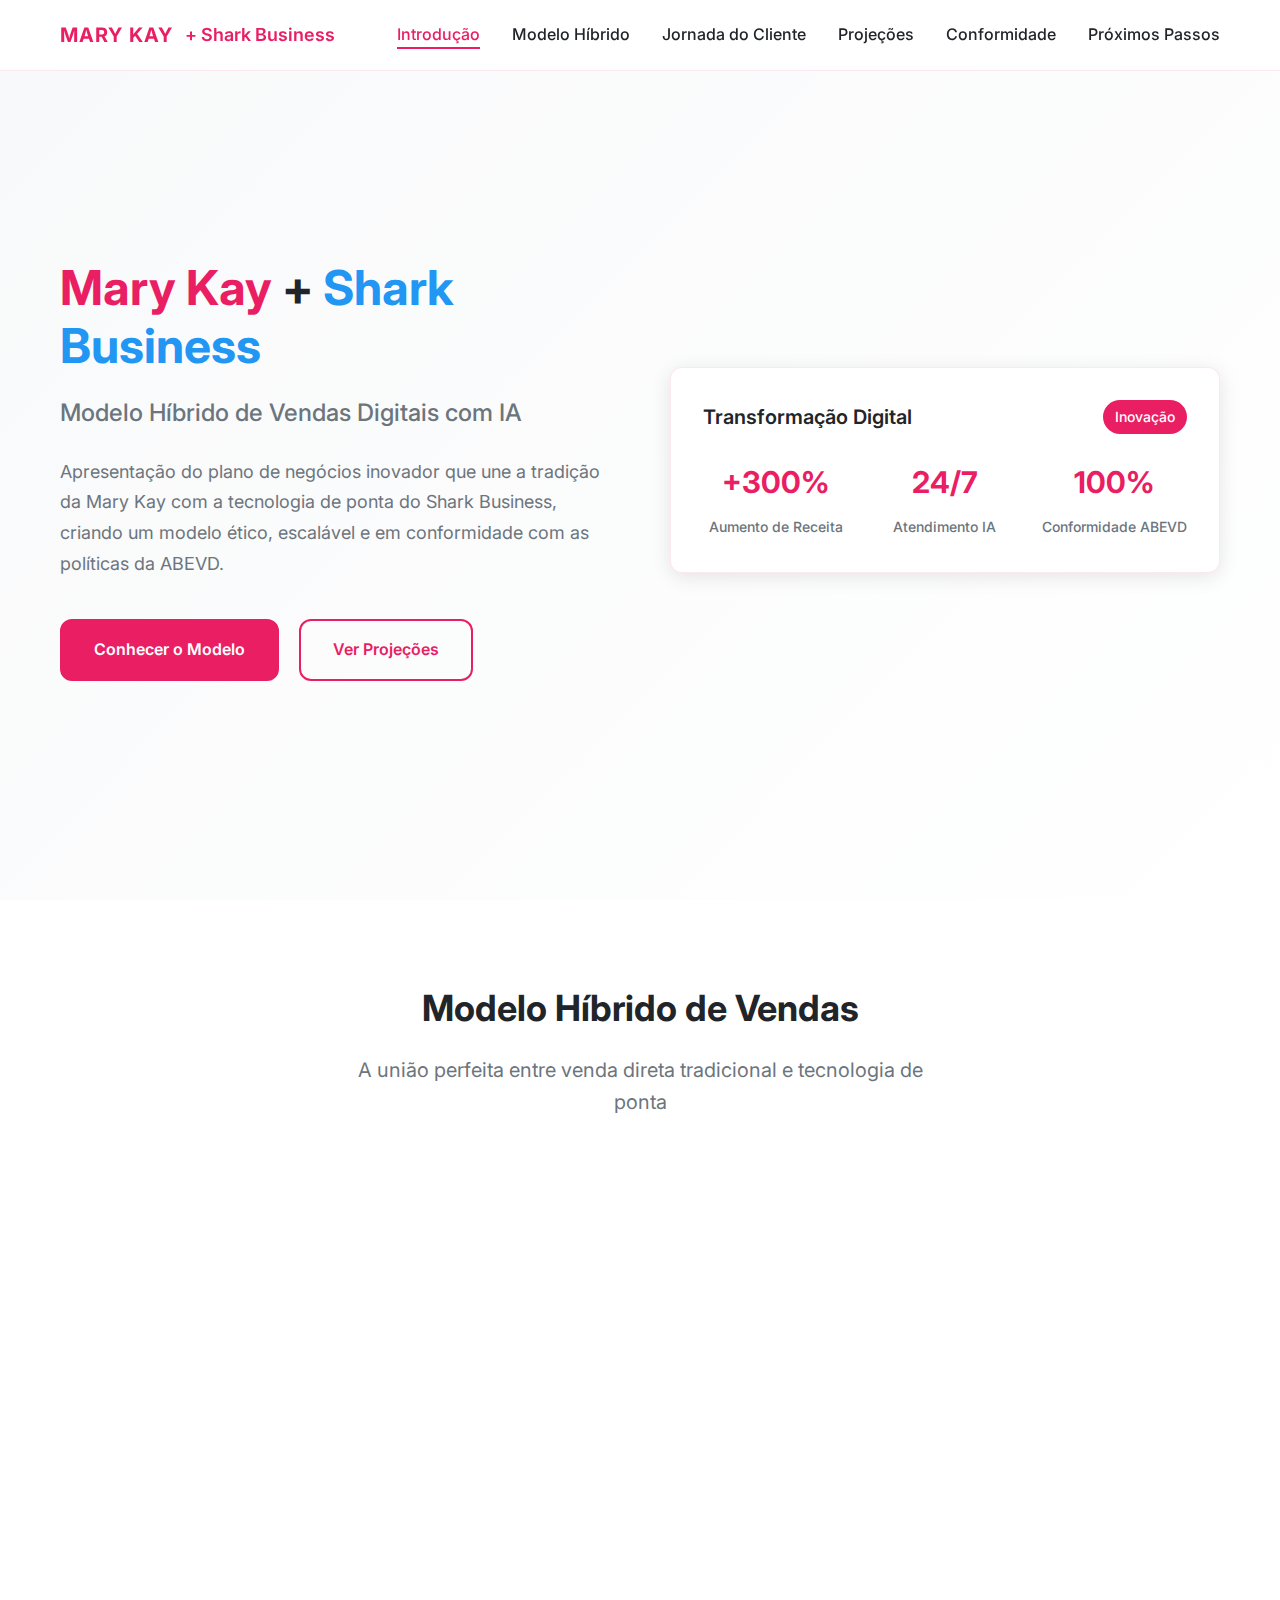
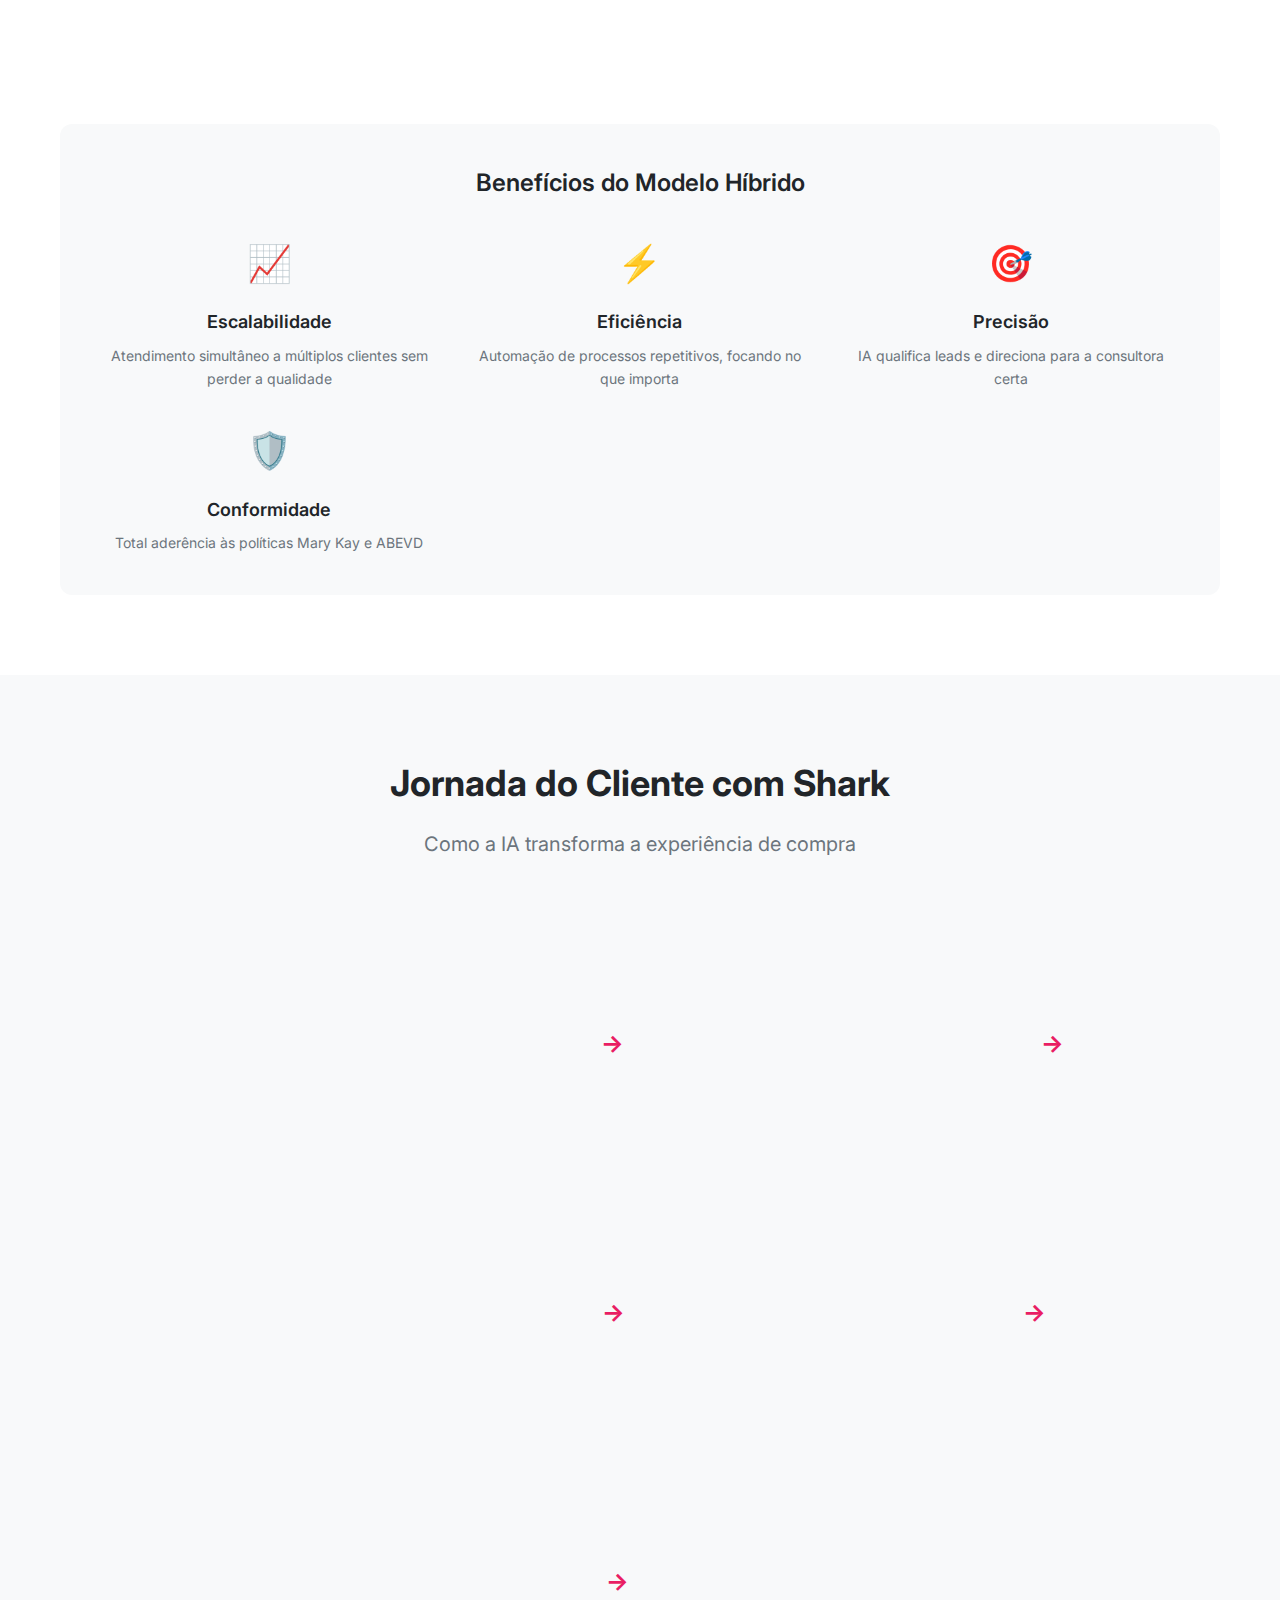
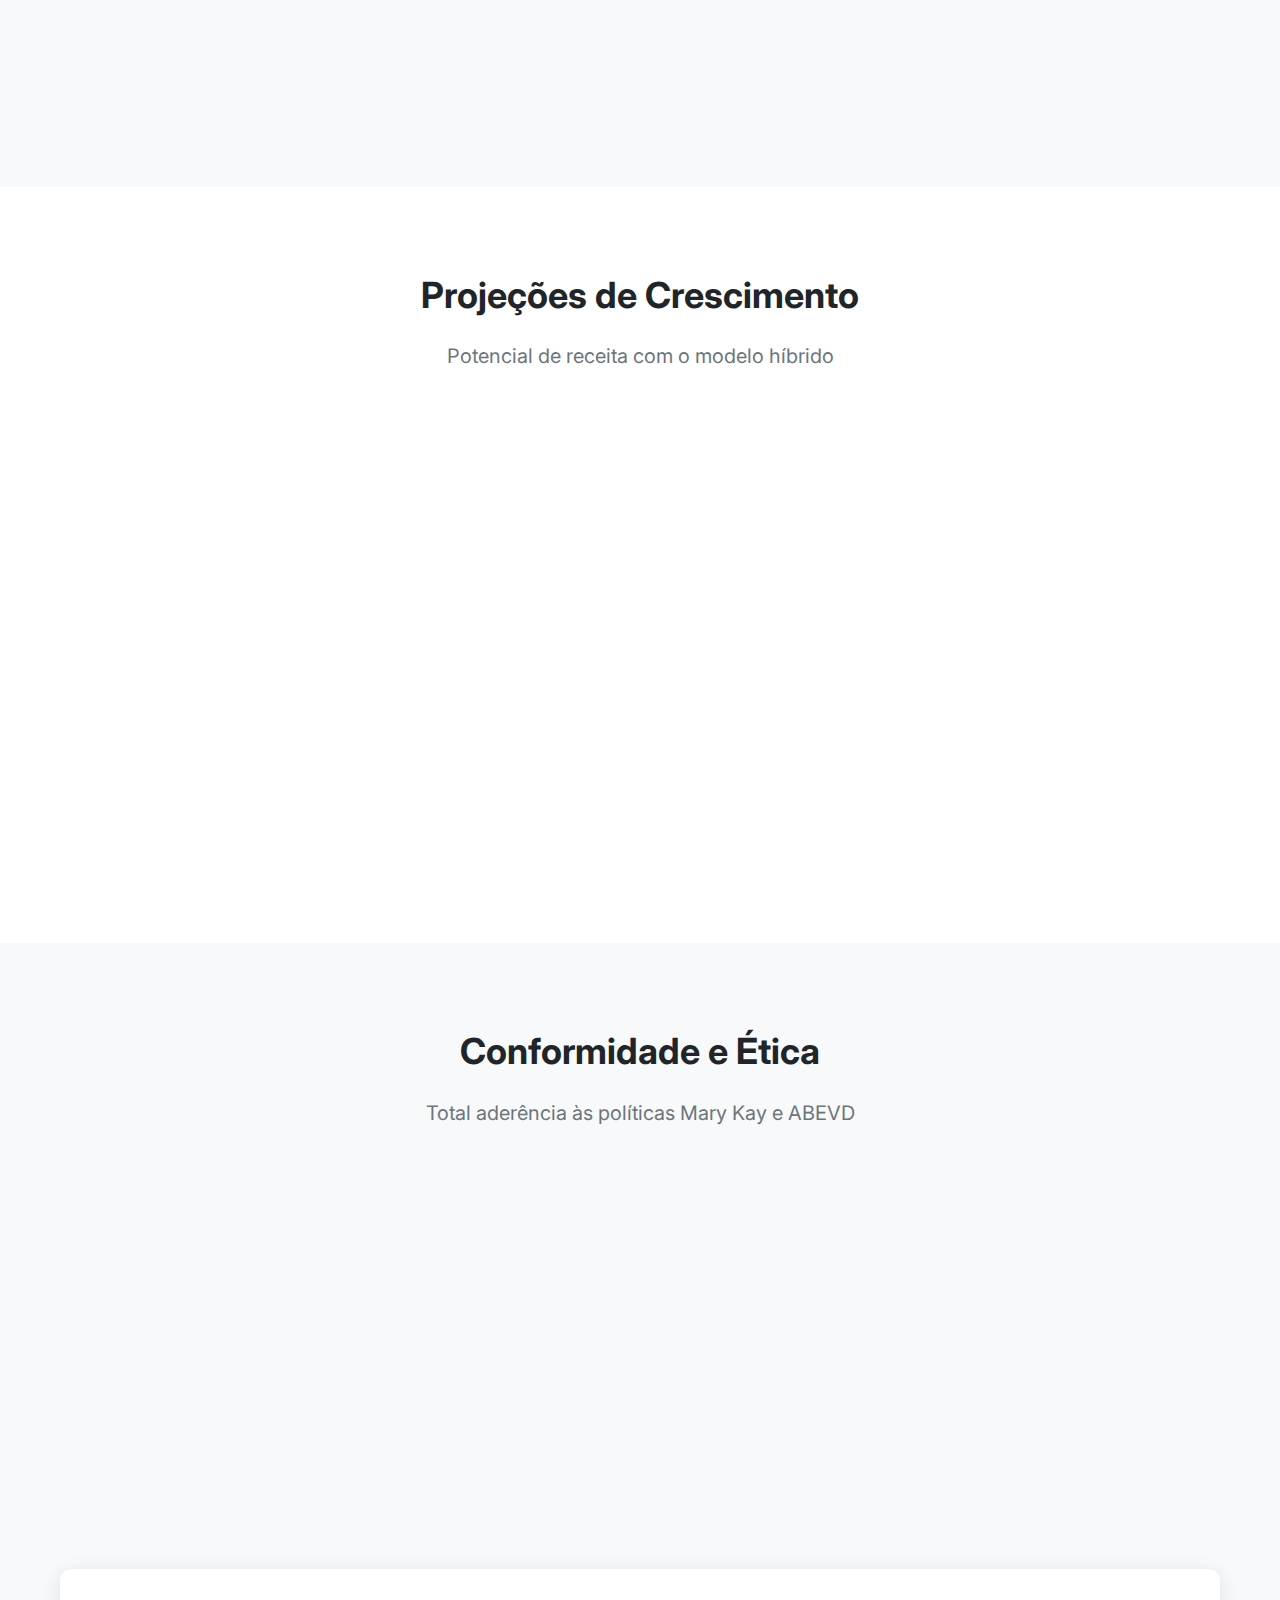
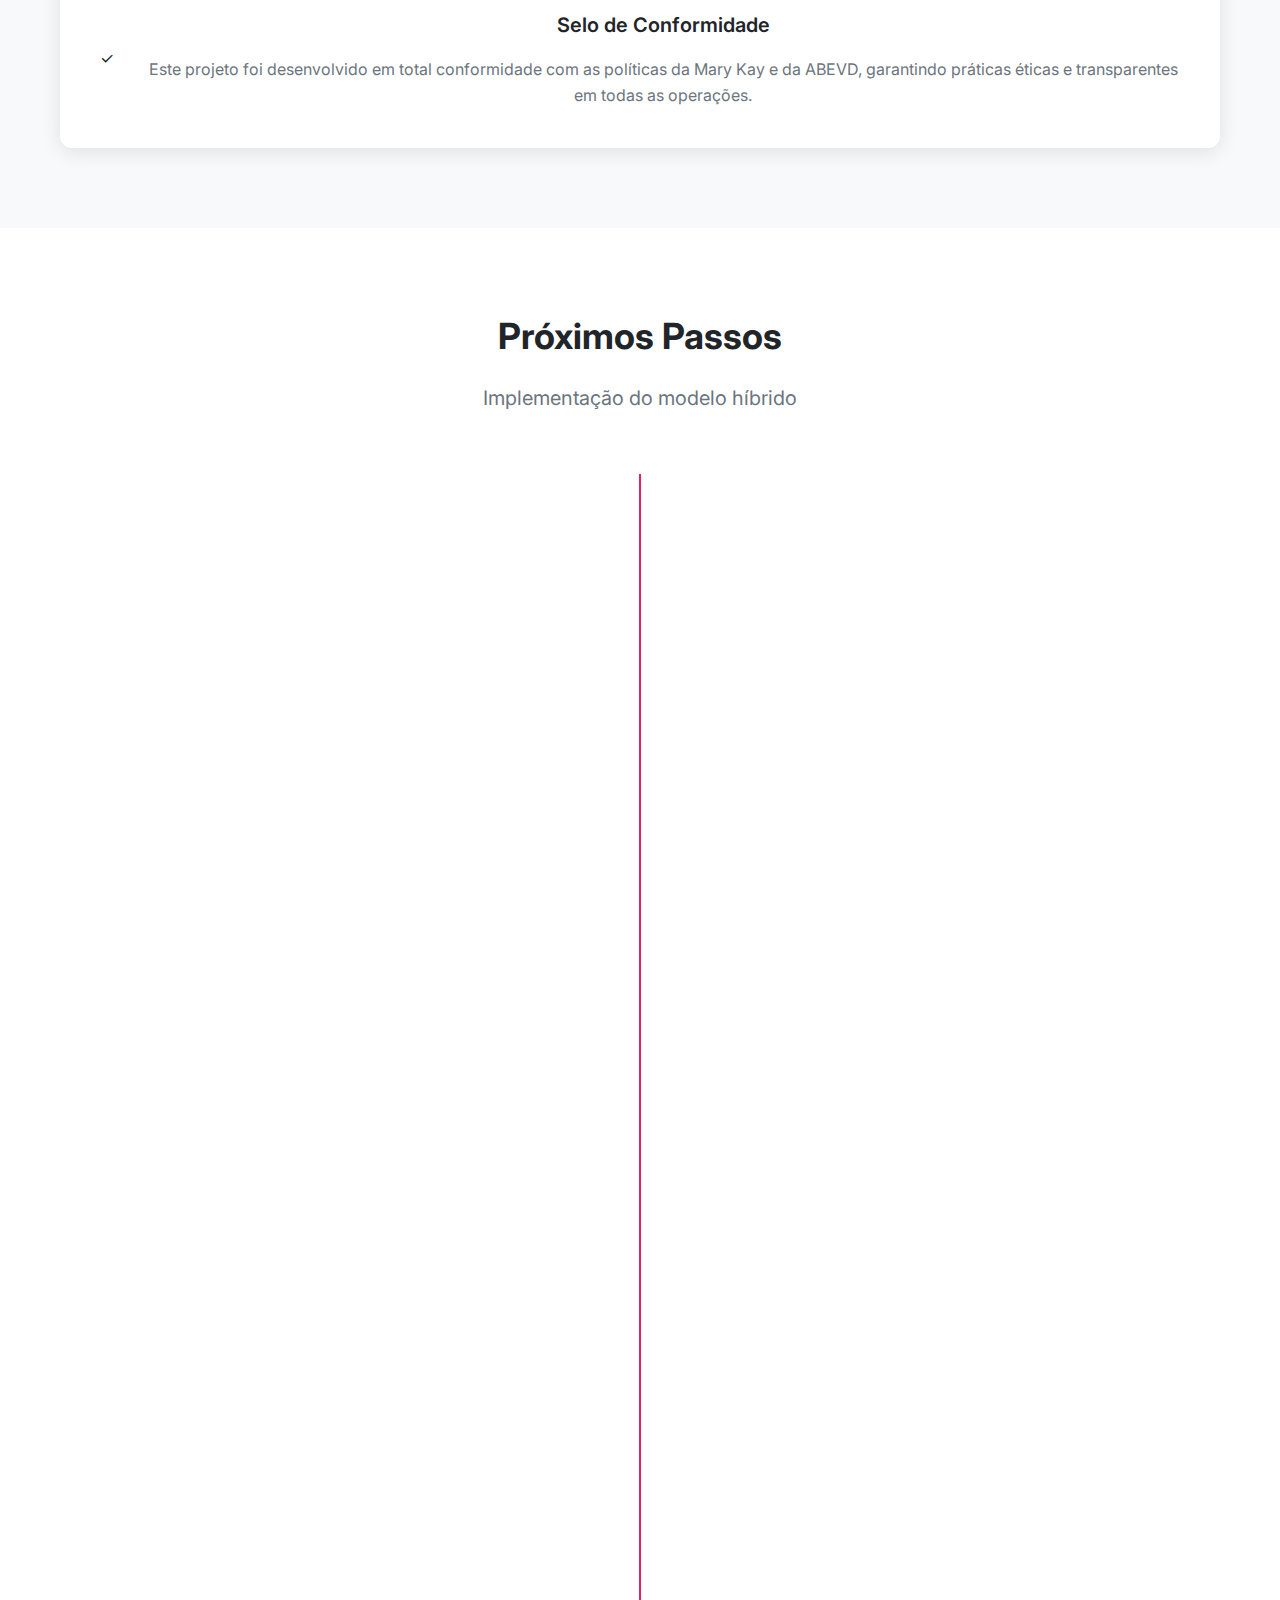
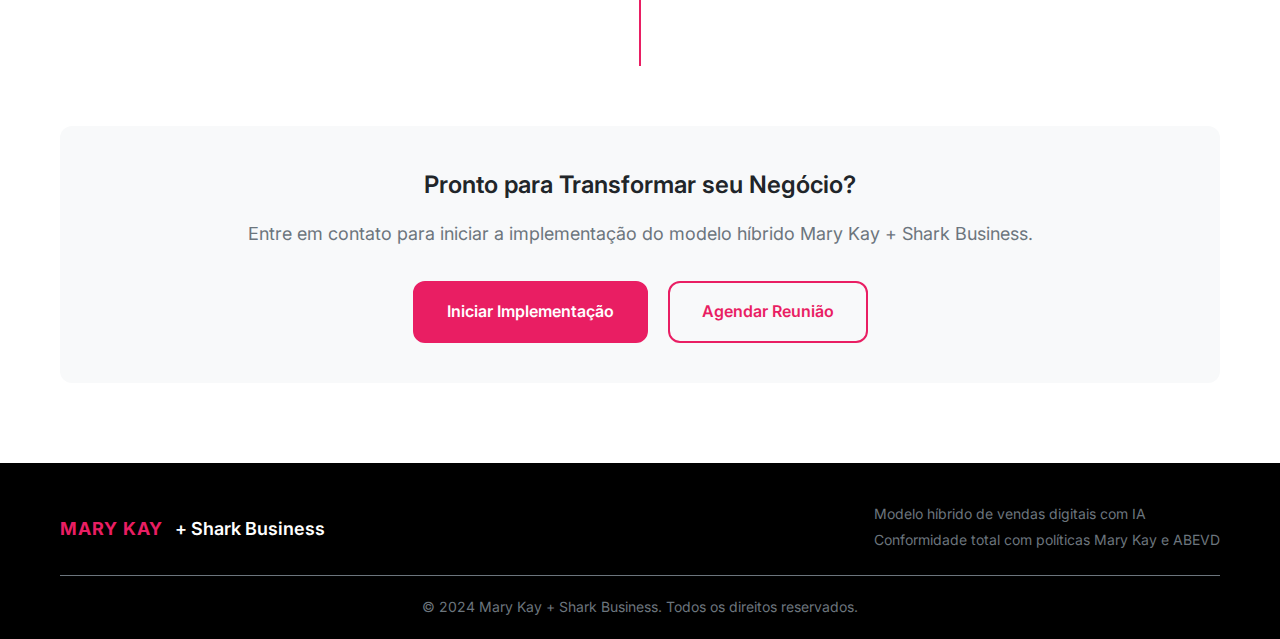
<file: presentations/marykay-strategy.html>
<!DOCTYPE html>
<html lang="pt-BR">
<head>
    <meta charset="UTF-8">
    <meta name="viewport" content="width=device-width, initial-scale=1.0">
    <title>Mary Kay + Shark Business - Apresentação Interativa</title>
    <link rel="stylesheet" href="marykay-style.css">
    <link href="https://fonts.googleapis.com/css2?family=Inter:wght@300;400;500;600;700&display=swap" rel="stylesheet">
</head>
<body>
    <!-- Navigation -->
    <nav class="navbar">
        <div class="nav-container">
            <div class="nav-logo">
                <div class="logo-text">Mary Kay</div>
                <span class="nav-title">+ Shark Business</span>
            </div>
            <ul class="nav-menu">
                <li><a href="#introducao" class="nav-link">Introdução</a></li>
                <li><a href="#modelo" class="nav-link">Modelo Híbrido</a></li>
                <li><a href="#jornada" class="nav-link">Jornada do Cliente</a></li>
                <li><a href="#projecoes" class="nav-link">Projeções</a></li>
                <li><a href="#conformidade" class="nav-link">Conformidade</a></li>
                <li><a href="#proximos-passos" class="nav-link">Próximos Passos</a></li>
            </ul>
            <div class="hamburger">
                <span class="bar"></span>
                <span class="bar"></span>
                <span class="bar"></span>
            </div>
        </div>
    </nav>

    <!-- Hero Section -->
    <section id="introducao" class="hero">
        <div class="hero-container">
            <div class="hero-content">
                <h1 class="hero-title">
                    <span class="highlight">Mary Kay</span> + 
                    <span class="highlight-shark">Shark Business</span>
                </h1>
                <h2 class="hero-subtitle">Modelo Híbrido de Vendas Digitais com IA</h2>
                <p class="hero-description">
                    Apresentação do plano de negócios inovador que une a tradição da Mary Kay 
                    com a tecnologia de ponta do Shark Business, criando um modelo ético, 
                    escalável e em conformidade com as políticas da ABEVD.
                </p>
                <div class="hero-buttons">
                    <a href="#modelo" class="btn btn-primary">Conhecer o Modelo</a>
                    <a href="#projecoes" class="btn btn-secondary">Ver Projeções</a>
                </div>
            </div>
            <div class="hero-visual">
                <div class="hero-card">
                    <div class="card-header">
                        <h3>Transformação Digital</h3>
                        <div class="card-badge">Inovação</div>
                    </div>
                    <div class="card-content">
                        <div class="stat">
                            <span class="stat-number">+300%</span>
                            <span class="stat-label">Aumento de Receita</span>
                        </div>
                        <div class="stat">
                            <span class="stat-number">24/7</span>
                            <span class="stat-label">Atendimento IA</span>
                        </div>
                        <div class="stat">
                            <span class="stat-number">100%</span>
                            <span class="stat-label">Conformidade ABEVD</span>
                        </div>
                    </div>
                </div>
            </div>
        </div>
    </section>

    <!-- Modelo Híbrido Section -->
    <section id="modelo" class="modelo-section">
        <div class="container">
            <div class="section-header">
                <h2 class="section-title">Modelo Híbrido de Vendas</h2>
                <p class="section-subtitle">
                    A união perfeita entre venda direta tradicional e tecnologia de ponta
                </p>
            </div>
            
            <div class="modelo-grid">
                <div class="modelo-card">
                    <div class="card-icon">
                        <div class="icon-circle marykay">
                            <span>MK</span>
                        </div>
                    </div>
                    <h3>Venda Direta Digital</h3>
                    <p>Link personalizado da consultora Mary Kay para vendas diretas, mantendo a essência da marca e o relacionamento pessoal.</p>
                    <ul class="feature-list">
                        <li>Catálogo digital interativo</li>
                        <li>Consultoria personalizada</li>
                        <li>Pagamento seguro</li>
                        <li>Entrega direta</li>
                    </ul>
                </div>

                <div class="modelo-card">
                    <div class="card-icon">
                        <div class="icon-circle shark">
                            <span>🦈</span>
                        </div>
                    </div>
                    <h3>CRM + IA Shark Business</h3>
                    <p>Atendimento automatizado e inteligente que qualifica leads, agenda consultas e acompanha o processo de vendas.</p>
                    <ul class="feature-list">
                        <li>Qualificação automática de leads</li>
                        <li>Agendamento inteligente</li>
                        <li>Follow-up personalizado</li>
                        <li>Relatórios detalhados</li>
                    </ul>
                </div>

                <div class="modelo-card">
                    <div class="card-icon">
                        <div class="icon-circle whatsapp">
                            <span>💬</span>
                        </div>
                    </div>
                    <h3>Tráfego Pago + WhatsApp</h3>
                    <p>Captação automática de leads via anúncios direcionados e conversão através do WhatsApp Business.</p>
                    <ul class="feature-list">
                        <li>Anúncios segmentados</li>
                        <li>Captação automática</li>
                        <li>Integração WhatsApp</li>
                        <li>ROI otimizado</li>
                    </ul>
                </div>
            </div>

            <div class="modelo-benefits">
                <h3>Benefícios do Modelo Híbrido</h3>
                <div class="benefits-grid">
                    <div class="benefit-item">
                        <div class="benefit-icon">📈</div>
                        <h4>Escalabilidade</h4>
                        <p>Atendimento simultâneo a múltiplos clientes sem perder a qualidade</p>
                    </div>
                    <div class="benefit-item">
                        <div class="benefit-icon">⚡</div>
                        <h4>Eficiência</h4>
                        <p>Automação de processos repetitivos, focando no que importa</p>
                    </div>
                    <div class="benefit-item">
                        <div class="benefit-icon">🎯</div>
                        <h4>Precisão</h4>
                        <p>IA qualifica leads e direciona para a consultora certa</p>
                    </div>
                    <div class="benefit-item">
                        <div class="benefit-icon">🛡️</div>
                        <h4>Conformidade</h4>
                        <p>Total aderência às políticas Mary Kay e ABEVD</p>
                    </div>
                </div>
            </div>
        </div>
    </section>

    <!-- Jornada do Cliente Section -->
    <section id="jornada" class="jornada-section">
        <div class="container">
            <div class="section-header">
                <h2 class="section-title">Jornada do Cliente com Shark</h2>
                <p class="section-subtitle">
                    Como a IA transforma a experiência de compra
                </p>
            </div>

            <div class="journey-container">
                <div class="journey-step">
                    <div class="step-number">1</div>
                    <div class="step-content">
                        <h3>Descoberta</h3>
                        <p>Cliente vê anúncio direcionado nas redes sociais</p>
                        <div class="step-visual">
                            <div class="visual-icon">📱</div>
                            <span>Anúncio Segmentado</span>
                        </div>
                    </div>
                </div>

                <div class="journey-arrow">→</div>

                <div class="journey-step">
                    <div class="step-number">2</div>
                    <div class="step-content">
                        <h3>Interesse</h3>
                        <p>Clique no anúncio e é direcionado para WhatsApp</p>
                        <div class="step-visual">
                            <div class="visual-icon">💬</div>
                            <span>WhatsApp Business</span>
                        </div>
                    </div>
                </div>

                <div class="journey-arrow">→</div>

                <div class="journey-step">
                    <div class="step-number">3</div>
                    <div class="step-content">
                        <h3>Qualificação</h3>
                        <p>Shark IA qualifica o lead e coleta informações</p>
                        <div class="step-visual">
                            <div class="visual-icon">🤖</div>
                            <span>IA Shark Business</span>
                        </div>
                    </div>
                </div>

                <div class="journey-arrow">→</div>

                <div class="journey-step">
                    <div class="step-number">4</div>
                    <div class="step-content">
                        <h3>Agendamento</h3>
                        <p>IA agenda consulta com a consultora Mary Kay</p>
                        <div class="step-visual">
                            <div class="visual-icon">📅</div>
                            <span>Agendamento Inteligente</span>
                        </div>
                    </div>
                </div>

                <div class="journey-arrow">→</div>

                <div class="journey-step">
                    <div class="step-number">5</div>
                    <div class="step-content">
                        <h3>Venda</h3>
                        <p>Consultora realiza venda direta personalizada</p>
                        <div class="step-visual">
                            <div class="visual-icon">🛍️</div>
                            <span>Venda Direta MK</span>
                        </div>
                    </div>
                </div>

                <div class="journey-arrow">→</div>

                <div class="journey-step">
                    <div class="step-number">6</div>
                    <div class="step-content">
                        <h3>Follow-up</h3>
                        <p>IA acompanha pós-venda e identifica oportunidades</p>
                        <div class="step-visual">
                            <div class="visual-icon">🔄</div>
                            <span>Follow-up Automático</span>
                        </div>
                    </div>
                </div>
            </div>
        </div>
    </section>

    <!-- Projeções Section -->
    <section id="projecoes" class="projecoes-section">
        <div class="container">
            <div class="section-header">
                <h2 class="section-title">Projeções de Crescimento</h2>
                <p class="section-subtitle">
                    Potencial de receita com o modelo híbrido
                </p>
            </div>

            <div class="projecoes-grid">
                <div class="projecao-card">
                    <h3>Receita Mensal</h3>
                    <div class="projecao-chart">
                        <div class="chart-bar">
                            <div class="bar-fill" style="height: 20%">
                                <span class="bar-value">R$ 5.000</span>
                            </div>
                            <span class="bar-label">Mês 1</span>
                        </div>
                        <div class="chart-bar">
                            <div class="bar-fill" style="height: 40%">
                                <span class="bar-value">R$ 10.000</span>
                            </div>
                            <span class="bar-label">Mês 3</span>
                        </div>
                        <div class="chart-bar">
                            <div class="bar-fill" style="height: 60%">
                                <span class="bar-value">R$ 15.000</span>
                            </div>
                            <span class="bar-label">Mês 6</span>
                        </div>
                        <div class="chart-bar">
                            <div class="bar-fill" style="height: 80%">
                                <span class="bar-value">R$ 20.000</span>
                            </div>
                            <span class="bar-label">Mês 12</span>
                        </div>
                    </div>
                </div>

                <div class="projecao-card">
                    <h3>Métricas de Performance</h3>
                    <div class="metrics-grid">
                        <div class="metric">
                            <span class="metric-value">+300%</span>
                            <span class="metric-label">Aumento de Leads</span>
                        </div>
                        <div class="metric">
                            <span class="metric-value">85%</span>
                            <span class="metric-label">Taxa de Conversão</span>
                        </div>
                        <div class="metric">
                            <span class="metric-value">24/7</span>
                            <span class="metric-label">Disponibilidade</span>
                        </div>
                        <div class="metric">
                            <span class="metric-value">R$ 2.50</span>
                            <span class="metric-label">Custo por Lead</span>
                        </div>
                    </div>
                </div>

                <div class="projecao-card">
                    <h3>ROI Projetado</h3>
                    <div class="roi-container">
                        <div class="roi-circle">
                            <span class="roi-value">450%</span>
                            <span class="roi-label">ROI em 12 meses</span>
                        </div>
                        <div class="roi-details">
                            <div class="roi-item">
                                <span class="roi-label">Investimento Inicial</span>
                                <span class="roi-value">R$ 2.500</span>
                            </div>
                            <div class="roi-item">
                                <span class="roi-label">Receita Projetada</span>
                                <span class="roi-value">R$ 11.250</span>
                            </div>
                            <div class="roi-item">
                                <span class="roi-label">Lucro Líquido</span>
                                <span class="roi-value">R$ 8.750</span>
                            </div>
                        </div>
                    </div>
                </div>
            </div>
        </div>
    </section>

    <!-- Conformidade Section -->
    <section id="conformidade" class="conformidade-section">
        <div class="container">
            <div class="section-header">
                <h2 class="section-title">Conformidade e Ética</h2>
                <p class="section-subtitle">
                    Total aderência às políticas Mary Kay e ABEVD
                </p>
            </div>

            <div class="conformidade-grid">
                <div class="conformidade-card">
                    <div class="card-header">
                        <div class="compliance-icon">🛡️</div>
                        <h3>Políticas Mary Kay</h3>
                    </div>
                    <ul class="compliance-list">
                        <li>✅ Venda direta mantida</li>
                        <li>✅ Consultora como intermediária</li>
                        <li>✅ Catálogo oficial</li>
                        <li>✅ Preços tabelados</li>
                        <li>✅ Política de devolução</li>
                    </ul>
                </div>

                <div class="conformidade-card">
                    <div class="card-header">
                        <div class="compliance-icon">⚖️</div>
                        <h3>ABEVD</h3>
                    </div>
                    <ul class="compliance-list">
                        <li>✅ Código de conduta</li>
                        <li>✅ Transparência comercial</li>
                        <li>✅ Proteção ao consumidor</li>
                        <li>✅ Práticas éticas</li>
                        <li>✅ Relatórios obrigatórios</li>
                    </ul>
                </div>

                <div class="conformidade-card">
                    <div class="card-header">
                        <div class="compliance-icon">🤖</div>
                        <h3>IA Responsável</h3>
                    </div>
                    <ul class="compliance-list">
                        <li>✅ Transparência algorítmica</li>
                        <li>✅ Proteção de dados</li>
                        <li>✅ LGPD compliance</li>
                        <li>✅ Auditoria de decisões</li>
                        <li>✅ Controle humano</li>
                    </ul>
                </div>
            </div>

            <div class="selo-conformidade">
                <div class="selo-image-placeholder">✓</div>
                <div class="selo-content">
                    <h3>Selo de Conformidade</h3>
                    <p>Este projeto foi desenvolvido em total conformidade com as políticas da Mary Kay e da ABEVD, garantindo práticas éticas e transparentes em todas as operações.</p>
                </div>
            </div>
        </div>
    </section>

    <!-- Próximos Passos Section -->
    <section id="proximos-passos" class="proximos-passos-section">
        <div class="container">
            <div class="section-header">
                <h2 class="section-title">Próximos Passos</h2>
                <p class="section-subtitle">
                    Implementação do modelo híbrido
                </p>
            </div>

            <div class="timeline">
                <div class="timeline-item">
                    <div class="timeline-marker">1</div>
                    <div class="timeline-content">
                        <h3>Fase 1: Configuração (Semana 1-2)</h3>
                        <p>Configuração do Shark Business, integração com WhatsApp e treinamento da equipe.</p>
                        <ul>
                            <li>Setup do CRM Shark</li>
                            <li>Integração WhatsApp Business</li>
                            <li>Treinamento da consultora</li>
                        </ul>
                    </div>
                </div>

                <div class="timeline-item">
                    <div class="timeline-marker">2</div>
                    <div class="timeline-content">
                        <h3>Fase 2: Teste Piloto (Semana 3-4)</h3>
                        <p>Implementação em pequena escala para validação do modelo.</p>
                        <ul>
                            <li>Campanha de teste</li>
                            <li>Monitoramento de métricas</li>
                            <li>Ajustes necessários</li>
                        </ul>
                    </div>
                </div>

                <div class="timeline-item">
                    <div class="timeline-marker">3</div>
                    <div class="timeline-content">
                        <h3>Fase 3: Escala (Semana 5-8)</h3>
                        <p>Expansão do modelo com base nos resultados do piloto.</p>
                        <ul>
                            <li>Campanhas otimizadas</li>
                            <li>Expansão de canais</li>
                            <li>Relatórios de performance</li>
                        </ul>
                    </div>
                </div>

                <div class="timeline-item">
                    <div class="timeline-marker">4</div>
                    <div class="timeline-content">
                        <h3>Fase 4: Otimização (Semana 9-12)</h3>
                        <p>Otimização contínua baseada em dados e feedback.</p>
                        <ul>
                            <li>Análise de performance</li>
                            <li>Otimização de campanhas</li>
                            <li>Expansão para outras consultoras</li>
                        </ul>
                    </div>
                </div>
            </div>

            <div class="cta-section">
                <h3>Pronto para Transformar seu Negócio?</h3>
                <p>Entre em contato para iniciar a implementação do modelo híbrido Mary Kay + Shark Business.</p>
                <div class="cta-buttons">
                    <a href="#" class="btn btn-primary">Iniciar Implementação</a>
                    <a href="#" class="btn btn-secondary">Agendar Reunião</a>
                </div>
            </div>
        </div>
    </section>

    <!-- Footer -->
    <footer class="footer">
        <div class="container">
            <div class="footer-content">
                <div class="footer-logo">
                    <div class="footer-logo-text">Mary Kay</div>
                    <span>+ Shark Business</span>
                </div>
                <div class="footer-info">
                    <p>Modelo híbrido de vendas digitais com IA</p>
                    <p>Conformidade total com políticas Mary Kay e ABEVD</p>
                </div>
            </div>
            <div class="footer-bottom">
                <p>&copy; 2024 Mary Kay + Shark Business. Todos os direitos reservados.</p>
            </div>
        </div>
    </footer>

    <script src="marykay-script.js"></script>
</body>
</html>
</file>
<file: presentations/marykay-style.css>
/* Mary Kay + Shark Business - CSS Styles */

/* CSS Reset and Base Styles */
* {
    margin: 0;
    padding: 0;
    box-sizing: border-box;
}

:root {
    /* Mary Kay Brand Colors */
    --marykay-pink: #E91E63;
    --marykay-pink-light: #F8BBD9;
    --marykay-pink-dark: #C2185B;
    --marykay-black: #000000;
    --marykay-white: #FFFFFF;
    --marykay-gray: #F8F9FA;
    --marykay-gray-dark: #6C757D;
    
    /* Shark Business Colors */
    --shark-blue: #2196F3;
    --shark-blue-light: #BBDEFB;
    --shark-blue-dark: #1976D2;
    
    /* Neutral Colors */
    --text-primary: #212529;
    --text-secondary: #6C757D;
    --text-light: #FFFFFF;
    
    /* Spacing */
    --section-padding: 80px 0;
    --container-padding: 0 20px;
    --border-radius: 12px;
    --box-shadow: 0 4px 20px rgba(0, 0, 0, 0.1);
    
    /* Typography */
    --font-family: 'Inter', -apple-system, BlinkMacSystemFont, 'Segoe UI', Roboto, sans-serif;
    --font-size-xs: 0.75rem;
    --font-size-sm: 0.875rem;
    --font-size-base: 1rem;
    --font-size-lg: 1.125rem;
    --font-size-xl: 1.25rem;
    --font-size-2xl: 1.5rem;
    --font-size-3xl: 1.875rem;
    --font-size-4xl: 2.25rem;
    --font-size-5xl: 3rem;
}

body {
    font-family: var(--font-family);
    line-height: 1.6;
    color: var(--text-primary);
    background-color: var(--marykay-white);
    overflow-x: hidden;
}

/* Container */
.container {
    max-width: 1200px;
    margin: 0 auto;
    padding: var(--container-padding);
}

/* Navigation */
.navbar {
    position: fixed;
    top: 0;
    left: 0;
    right: 0;
    background: rgba(255, 255, 255, 0.95);
    backdrop-filter: blur(10px);
    border-bottom: 1px solid rgba(233, 30, 99, 0.1);
    z-index: 1000;
    transition: all 0.3s ease;
}

.nav-container {
    max-width: 1200px;
    margin: 0 auto;
    padding: 0 20px;
    display: flex;
    justify-content: space-between;
    align-items: center;
    height: 70px;
}

.nav-logo {
    display: flex;
    align-items: center;
    gap: 12px;
}

.logo-text {
    font-size: var(--font-size-xl);
    font-weight: 700;
    color: var(--marykay-pink);
    text-transform: uppercase;
    letter-spacing: 1px;
}

.nav-title {
    font-size: var(--font-size-lg);
    font-weight: 600;
    color: var(--marykay-pink);
}

.nav-menu {
    display: flex;
    list-style: none;
    gap: 32px;
}

.nav-link {
    text-decoration: none;
    color: var(--text-primary);
    font-weight: 500;
    transition: color 0.3s ease;
    position: relative;
}

.nav-link:hover {
    color: var(--marykay-pink);
}

.nav-link::after {
    content: '';
    position: absolute;
    bottom: -5px;
    left: 0;
    width: 0;
    height: 2px;
    background: var(--marykay-pink);
    transition: width 0.3s ease;
}

.nav-link:hover::after {
    width: 100%;
}

.hamburger {
    display: none;
    flex-direction: column;
    cursor: pointer;
}

.bar {
    width: 25px;
    height: 3px;
    background: var(--marykay-pink);
    margin: 3px 0;
    transition: 0.3s;
}

/* Hero Section */
.hero {
    padding: 120px 0 80px;
    background: linear-gradient(135deg, var(--marykay-gray) 0%, var(--marykay-white) 100%);
    min-height: 100vh;
    display: flex;
    align-items: center;
}

.hero-container {
    max-width: 1200px;
    margin: 0 auto;
    padding: 0 20px;
    display: grid;
    grid-template-columns: 1fr 1fr;
    gap: 60px;
    align-items: center;
}

.hero-content {
    animation: fadeInUp 0.8s ease;
}

.hero-title {
    font-size: var(--font-size-5xl);
    font-weight: 700;
    line-height: 1.2;
    margin-bottom: 20px;
}

.highlight {
    color: var(--marykay-pink);
}

.highlight-shark {
    color: var(--shark-blue);
}

.hero-subtitle {
    font-size: var(--font-size-2xl);
    font-weight: 500;
    color: var(--text-secondary);
    margin-bottom: 24px;
}

.hero-description {
    font-size: var(--font-size-lg);
    color: var(--text-secondary);
    margin-bottom: 40px;
    line-height: 1.7;
}

.hero-buttons {
    display: flex;
    gap: 20px;
}

.btn {
    display: inline-block;
    padding: 16px 32px;
    border-radius: var(--border-radius);
    text-decoration: none;
    font-weight: 600;
    font-size: var(--font-size-base);
    transition: all 0.3s ease;
    border: 2px solid transparent;
    cursor: pointer;
}

.btn-primary {
    background: var(--marykay-pink);
    color: var(--marykay-white);
    border-color: var(--marykay-pink);
}

.btn-primary:hover {
    background: var(--marykay-pink-dark);
    border-color: var(--marykay-pink-dark);
    transform: translateY(-2px);
    box-shadow: var(--box-shadow);
}

.btn-secondary {
    background: transparent;
    color: var(--marykay-pink);
    border-color: var(--marykay-pink);
}

.btn-secondary:hover {
    background: var(--marykay-pink);
    color: var(--marykay-white);
    transform: translateY(-2px);
    box-shadow: var(--box-shadow);
}

.hero-visual {
    animation: fadeInRight 0.8s ease;
}

.hero-card {
    background: var(--marykay-white);
    border-radius: var(--border-radius);
    padding: 32px;
    box-shadow: var(--box-shadow);
    border: 1px solid rgba(233, 30, 99, 0.1);
}

.card-header {
    display: flex;
    justify-content: space-between;
    align-items: center;
    margin-bottom: 24px;
}

.card-header h3 {
    font-size: var(--font-size-xl);
    font-weight: 600;
    color: var(--text-primary);
}

.card-badge {
    background: var(--marykay-pink);
    color: var(--marykay-white);
    padding: 6px 12px;
    border-radius: 20px;
    font-size: var(--font-size-sm);
    font-weight: 500;
}

.card-content {
    display: grid;
    grid-template-columns: repeat(3, 1fr);
    gap: 24px;
}

.stat {
    text-align: center;
}

.stat-number {
    display: block;
    font-size: var(--font-size-3xl);
    font-weight: 700;
    color: var(--marykay-pink);
    margin-bottom: 8px;
}

.stat-label {
    font-size: var(--font-size-sm);
    color: var(--text-secondary);
    font-weight: 500;
}

/* Section Styles */
.section-header {
    text-align: center;
    margin-bottom: 60px;
}

.section-title {
    font-size: var(--font-size-4xl);
    font-weight: 700;
    color: var(--text-primary);
    margin-bottom: 16px;
}

.section-subtitle {
    font-size: var(--font-size-xl);
    color: var(--text-secondary);
    max-width: 600px;
    margin: 0 auto;
}

/* Modelo Section */
.modelo-section {
    padding: var(--section-padding);
    background: var(--marykay-white);
}

.modelo-grid {
    display: grid;
    grid-template-columns: repeat(auto-fit, minmax(350px, 1fr));
    gap: 32px;
    margin-bottom: 60px;
}

.modelo-card {
    background: var(--marykay-white);
    border-radius: var(--border-radius);
    padding: 32px;
    box-shadow: var(--box-shadow);
    border: 1px solid rgba(233, 30, 99, 0.1);
    transition: transform 0.3s ease, box-shadow 0.3s ease;
}

.modelo-card:hover {
    transform: translateY(-5px);
    box-shadow: 0 8px 30px rgba(233, 30, 99, 0.15);
}

.card-icon {
    margin-bottom: 24px;
}

.icon-circle {
    width: 60px;
    height: 60px;
    border-radius: 50%;
    display: flex;
    align-items: center;
    justify-content: center;
    font-size: var(--font-size-xl);
    font-weight: 700;
    color: var(--marykay-white);
}

.icon-circle.marykay {
    background: var(--marykay-pink);
}

.icon-circle.shark {
    background: var(--shark-blue);
}

.icon-circle.whatsapp {
    background: #25D366;
}

.modelo-card h3 {
    font-size: var(--font-size-xl);
    font-weight: 600;
    color: var(--text-primary);
    margin-bottom: 16px;
}

.modelo-card p {
    color: var(--text-secondary);
    margin-bottom: 20px;
    line-height: 1.6;
}

.feature-list {
    list-style: none;
}

.feature-list li {
    padding: 8px 0;
    color: var(--text-secondary);
    position: relative;
    padding-left: 20px;
}

.feature-list li::before {
    content: '✓';
    position: absolute;
    left: 0;
    color: var(--marykay-pink);
    font-weight: 600;
}

.modelo-benefits {
    background: var(--marykay-gray);
    border-radius: var(--border-radius);
    padding: 40px;
    text-align: center;
}

.modelo-benefits h3 {
    font-size: var(--font-size-2xl);
    font-weight: 600;
    color: var(--text-primary);
    margin-bottom: 32px;
}

.benefits-grid {
    display: grid;
    grid-template-columns: repeat(auto-fit, minmax(250px, 1fr));
    gap: 32px;
}

.benefit-item {
    text-align: center;
}

.benefit-icon {
    font-size: var(--font-size-4xl);
    margin-bottom: 16px;
}

.benefit-item h4 {
    font-size: var(--font-size-lg);
    font-weight: 600;
    color: var(--text-primary);
    margin-bottom: 8px;
}

.benefit-item p {
    color: var(--text-secondary);
    font-size: var(--font-size-sm);
}

/* Jornada Section */
.jornada-section {
    padding: var(--section-padding);
    background: var(--marykay-gray);
}

.journey-container {
    display: flex;
    align-items: center;
    justify-content: center;
    flex-wrap: wrap;
    gap: 20px;
}

.journey-step {
    background: var(--marykay-white);
    border-radius: var(--border-radius);
    padding: 24px;
    box-shadow: var(--box-shadow);
    text-align: center;
    min-width: 200px;
    position: relative;
}

.step-number {
    width: 40px;
    height: 40px;
    background: var(--marykay-pink);
    color: var(--marykay-white);
    border-radius: 50%;
    display: flex;
    align-items: center;
    justify-content: center;
    font-weight: 700;
    font-size: var(--font-size-lg);
    margin: 0 auto 16px;
}

.step-content h3 {
    font-size: var(--font-size-lg);
    font-weight: 600;
    color: var(--text-primary);
    margin-bottom: 12px;
}

.step-content p {
    color: var(--text-secondary);
    font-size: var(--font-size-sm);
    margin-bottom: 16px;
}

.step-visual {
    display: flex;
    flex-direction: column;
    align-items: center;
    gap: 8px;
}

.visual-icon {
    font-size: var(--font-size-2xl);
}

.step-visual span {
    font-size: var(--font-size-xs);
    color: var(--text-secondary);
    font-weight: 500;
}

.journey-arrow {
    font-size: var(--font-size-2xl);
    color: var(--marykay-pink);
    font-weight: 700;
}

/* Projeções Section */
.projecoes-section {
    padding: var(--section-padding);
    background: var(--marykay-white);
}

.projecoes-grid {
    display: grid;
    grid-template-columns: repeat(auto-fit, minmax(350px, 1fr));
    gap: 32px;
}

.projecao-card {
    background: var(--marykay-white);
    border-radius: var(--border-radius);
    padding: 32px;
    box-shadow: var(--box-shadow);
    border: 1px solid rgba(233, 30, 99, 0.1);
}

.projecao-card h3 {
    font-size: var(--font-size-xl);
    font-weight: 600;
    color: var(--text-primary);
    margin-bottom: 24px;
    text-align: center;
}

.projecao-chart {
    display: flex;
    align-items: end;
    justify-content: space-between;
    gap: 16px;
    height: 200px;
    margin-bottom: 20px;
}

.chart-bar {
    display: flex;
    flex-direction: column;
    align-items: center;
    flex: 1;
}

.bar-fill {
    background: linear-gradient(to top, var(--marykay-pink), var(--marykay-pink-light));
    border-radius: 4px 4px 0 0;
    width: 100%;
    position: relative;
    transition: height 0.3s ease;
}

.bar-value {
    position: absolute;
    top: -30px;
    left: 50%;
    transform: translateX(-50%);
    font-size: var(--font-size-sm);
    font-weight: 600;
    color: var(--text-primary);
    white-space: nowrap;
}

.bar-label {
    font-size: var(--font-size-xs);
    color: var(--text-secondary);
    margin-top: 8px;
    font-weight: 500;
}

.metrics-grid {
    display: grid;
    grid-template-columns: repeat(2, 1fr);
    gap: 24px;
}

.metric {
    text-align: center;
}

.metric-value {
    display: block;
    font-size: var(--font-size-3xl);
    font-weight: 700;
    color: var(--marykay-pink);
    margin-bottom: 8px;
}

.metric-label {
    font-size: var(--font-size-sm);
    color: var(--text-secondary);
    font-weight: 500;
}

.roi-container {
    text-align: center;
}

.roi-circle {
    width: 120px;
    height: 120px;
    border-radius: 50%;
    background: linear-gradient(135deg, var(--marykay-pink), var(--marykay-pink-light));
    display: flex;
    flex-direction: column;
    align-items: center;
    justify-content: center;
    margin: 0 auto 24px;
    color: var(--marykay-white);
}

.roi-value {
    font-size: var(--font-size-2xl);
    font-weight: 700;
}

.roi-label {
    font-size: var(--font-size-xs);
    font-weight: 500;
}

.roi-details {
    text-align: left;
}

.roi-item {
    display: flex;
    justify-content: space-between;
    padding: 8px 0;
    border-bottom: 1px solid var(--marykay-gray);
}

.roi-item:last-child {
    border-bottom: none;
}

/* Conformidade Section */
.conformidade-section {
    padding: var(--section-padding);
    background: var(--marykay-gray);
}

.conformidade-grid {
    display: grid;
    grid-template-columns: repeat(auto-fit, minmax(300px, 1fr));
    gap: 32px;
    margin-bottom: 60px;
}

.conformidade-card {
    background: var(--marykay-white);
    border-radius: var(--border-radius);
    padding: 32px;
    box-shadow: var(--box-shadow);
    border: 1px solid rgba(233, 30, 99, 0.1);
}

.card-header {
    display: flex;
    align-items: center;
    gap: 16px;
    margin-bottom: 24px;
}

.compliance-icon {
    font-size: var(--font-size-2xl);
}

.card-header h3 {
    font-size: var(--font-size-xl);
    font-weight: 600;
    color: var(--text-primary);
}

.compliance-list {
    list-style: none;
}

.compliance-list li {
    padding: 8px 0;
    color: var(--text-secondary);
    font-size: var(--font-size-sm);
}

.selo-conformidade {
    background: var(--marykay-white);
    border-radius: var(--border-radius);
    padding: 40px;
    box-shadow: var(--box-shadow);
    display: flex;
    align-items: center;
    gap: 32px;
    text-align: center;
}

.selo-image {
    max-width: 150px;
    height: auto;
}

.selo-content h3 {
    font-size: var(--font-size-xl);
    font-weight: 600;
    color: var(--text-primary);
    margin-bottom: 16px;
}

.selo-content p {
    color: var(--text-secondary);
    line-height: 1.6;
}

/* Próximos Passos Section */
.proximos-passos-section {
    padding: var(--section-padding);
    background: var(--marykay-white);
}

.timeline {
    position: relative;
    max-width: 800px;
    margin: 0 auto 60px;
}

.timeline::before {
    content: '';
    position: absolute;
    left: 50%;
    top: 0;
    bottom: 0;
    width: 2px;
    background: var(--marykay-pink);
    transform: translateX(-50%);
}

.timeline-item {
    display: flex;
    align-items: center;
    margin-bottom: 40px;
    position: relative;
}

.timeline-item:nth-child(odd) {
    flex-direction: row;
}

.timeline-item:nth-child(even) {
    flex-direction: row-reverse;
}

.timeline-marker {
    width: 50px;
    height: 50px;
    background: var(--marykay-pink);
    color: var(--marykay-white);
    border-radius: 50%;
    display: flex;
    align-items: center;
    justify-content: center;
    font-weight: 700;
    font-size: var(--font-size-lg);
    position: relative;
    z-index: 2;
    flex-shrink: 0;
}

.timeline-content {
    background: var(--marykay-white);
    border-radius: var(--border-radius);
    padding: 24px;
    box-shadow: var(--box-shadow);
    margin: 0 20px;
    flex: 1;
    max-width: 300px;
}

.timeline-content h3 {
    font-size: var(--font-size-lg);
    font-weight: 600;
    color: var(--text-primary);
    margin-bottom: 12px;
}

.timeline-content p {
    color: var(--text-secondary);
    margin-bottom: 16px;
    font-size: var(--font-size-sm);
}

.timeline-content ul {
    list-style: none;
}

.timeline-content li {
    padding: 4px 0;
    color: var(--text-secondary);
    font-size: var(--font-size-sm);
    position: relative;
    padding-left: 16px;
}

.timeline-content li::before {
    content: '•';
    position: absolute;
    left: 0;
    color: var(--marykay-pink);
    font-weight: 600;
}

.cta-section {
    background: var(--marykay-gray);
    border-radius: var(--border-radius);
    padding: 40px;
    text-align: center;
}

.cta-section h3 {
    font-size: var(--font-size-2xl);
    font-weight: 600;
    color: var(--text-primary);
    margin-bottom: 16px;
}

.cta-section p {
    color: var(--text-secondary);
    margin-bottom: 32px;
    font-size: var(--font-size-lg);
}

.cta-buttons {
    display: flex;
    gap: 20px;
    justify-content: center;
}

/* Footer */
.footer {
    background: var(--marykay-black);
    color: var(--marykay-white);
    padding: 40px 0 20px;
}

.footer-content {
    display: flex;
    justify-content: space-between;
    align-items: center;
    margin-bottom: 20px;
}

.footer-logo {
    display: flex;
    align-items: center;
    gap: 12px;
}

.footer-logo-text {
    font-size: var(--font-size-lg);
    font-weight: 700;
    color: var(--marykay-pink);
    text-transform: uppercase;
    letter-spacing: 1px;
}

.footer-logo span {
    font-size: var(--font-size-lg);
    font-weight: 600;
}

.footer-info p {
    color: var(--marykay-gray-dark);
    font-size: var(--font-size-sm);
    margin-bottom: 4px;
}

.footer-bottom {
    text-align: center;
    padding-top: 20px;
    border-top: 1px solid var(--marykay-gray-dark);
}

.footer-bottom p {
    color: var(--marykay-gray-dark);
    font-size: var(--font-size-sm);
}

/* Animations */
@keyframes fadeInUp {
    from {
        opacity: 0;
        transform: translateY(30px);
    }
    to {
        opacity: 1;
        transform: translateY(0);
    }
}

@keyframes fadeInRight {
    from {
        opacity: 0;
        transform: translateX(30px);
    }
    to {
        opacity: 1;
        transform: translateX(0);
    }
}

/* Responsive Design */
@media (max-width: 768px) {
    .nav-menu {
        position: fixed;
        left: -100%;
        top: 70px;
        flex-direction: column;
        background-color: var(--marykay-white);
        width: 100%;
        text-align: center;
        transition: 0.3s;
        box-shadow: var(--box-shadow);
        padding: 20px 0;
    }

    .nav-menu.active {
        left: 0;
    }

    .hamburger {
        display: flex;
    }

    .hamburger.active .bar:nth-child(2) {
        opacity: 0;
    }

    .hamburger.active .bar:nth-child(1) {
        transform: translateY(8px) rotate(45deg);
    }

    .hamburger.active .bar:nth-child(3) {
        transform: translateY(-8px) rotate(-45deg);
    }

    .hero-container {
        grid-template-columns: 1fr;
        gap: 40px;
        text-align: center;
    }

    .hero-title {
        font-size: var(--font-size-4xl);
    }

    .hero-subtitle {
        font-size: var(--font-size-xl);
    }

    .hero-buttons {
        justify-content: center;
        flex-wrap: wrap;
    }

    .modelo-grid {
        grid-template-columns: 1fr;
    }

    .journey-container {
        flex-direction: column;
    }

    .journey-arrow {
        transform: rotate(90deg);
    }

    .projecoes-grid {
        grid-template-columns: 1fr;
    }

    .conformidade-grid {
        grid-template-columns: 1fr;
    }

    .selo-conformidade {
        flex-direction: column;
        text-align: center;
    }

    .timeline::before {
        left: 20px;
    }

    .timeline-item {
        flex-direction: row !important;
        padding-left: 50px;
    }

    .timeline-marker {
        position: absolute;
        left: 0;
    }

    .timeline-content {
        margin: 0;
        max-width: none;
    }

    .cta-buttons {
        flex-direction: column;
        align-items: center;
    }

    .footer-content {
        flex-direction: column;
        gap: 20px;
        text-align: center;
    }
}

@media (max-width: 480px) {
    .container {
        padding: 0 16px;
    }

    .hero {
        padding: 100px 0 60px;
    }

    .hero-title {
        font-size: var(--font-size-3xl);
    }

    .section-title {
        font-size: var(--font-size-3xl);
    }

    .btn {
        padding: 12px 24px;
        font-size: var(--font-size-sm);
    }

    .modelo-card,
    .projecao-card,
    .conformidade-card {
        padding: 24px;
    }
}

/* Smooth Scrolling */
html {
    scroll-behavior: smooth;
}

/* Focus States for Accessibility */
.btn:focus,
.nav-link:focus {
    outline: 2px solid var(--marykay-pink);
    outline-offset: 2px;
}

/* Print Styles */
@media print {
    .navbar,
    .footer {
        display: none;
    }
    
    .hero {
        padding: 20px 0;
    }
    
    .section-padding {
        padding: 40px 0;
    }
}
</file>
